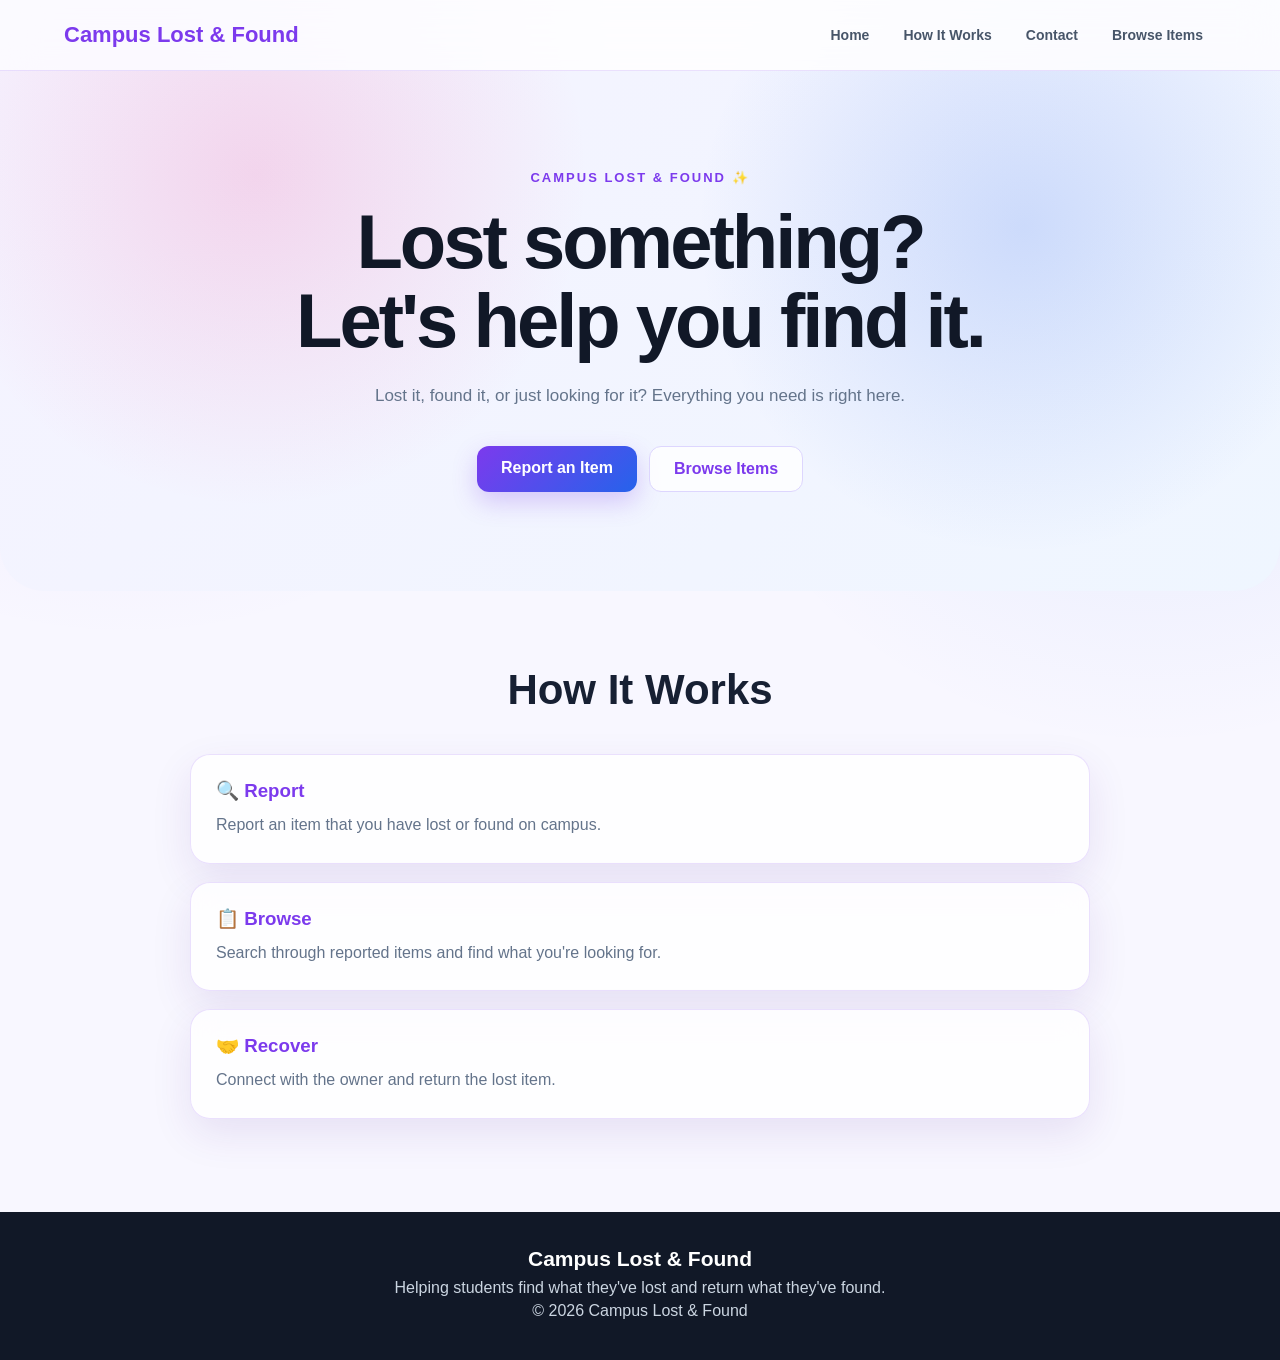
<file: index.html>
<!DOCTYPE html>
<html lang="en">
<head>
    <meta charset="UTF-8">
    <meta name="viewport" content="width=device-width, initial-scale=1.0">
    <meta name="google-site-verification" content="Tkb0hqv7iY-B6mltwNW8WaYZMcqaUPqczk2SW7dm0aY" />
    <title>Campus Lost & Found</title>
    <link rel="stylesheet" href="style.css">
</head>
<body>
    <nav>
        <h1>Campus Lost & Found</h1>
        <div class="nav-links">
            <a href="index.html">Home</a>
            <a href="how-it-works.html">How It Works</a>
            <a href="contact.html">Contact</a>
            <a href="browse-items.html">Browse Items</a>
        </div>
    </nav>
    <section class="hero">
        <p class="hero-tag">CAMPUS LOST & FOUND ✨</p>
        <h2>Lost something?<br>Let's help you find it.</h2>
        <p>Lost it, found it, or just looking for it?
            Everything you need is right here.
        </p>
        <div class="hero-buttons">
            <a href="report-item.html" class="report-btn">Report an Item</a>
            <a href="browse-items.html" class="browse-btn">Browse Items</a>
        </div>
    </section>
    <section class="steps">
        <h2>How It Works</h2>
        <div class="steps-list">
            <div>
            <h3>🔍 Report</h3>
            <p>Report an item that you have lost or found on campus.</p>
        </div>
        <div>
            <h3>📋 Browse</h3>
            <p>Search through reported items and find what you're looking for.</p>
        </div>
        <div>
            <h3>🤝 Recover</h3>
            <p>Connect with the owner and return the lost item.</p>
        </div>
        </div>
    </section>
    <footer>
        <h3>Campus Lost & Found</h3>
        <p>Helping students find what they've lost and return what they've found.</p>
        <p>© 2026 Campus Lost & Found</p>
    </footer>
    <script src="script.js"></script>
</body>
</html>
</file>
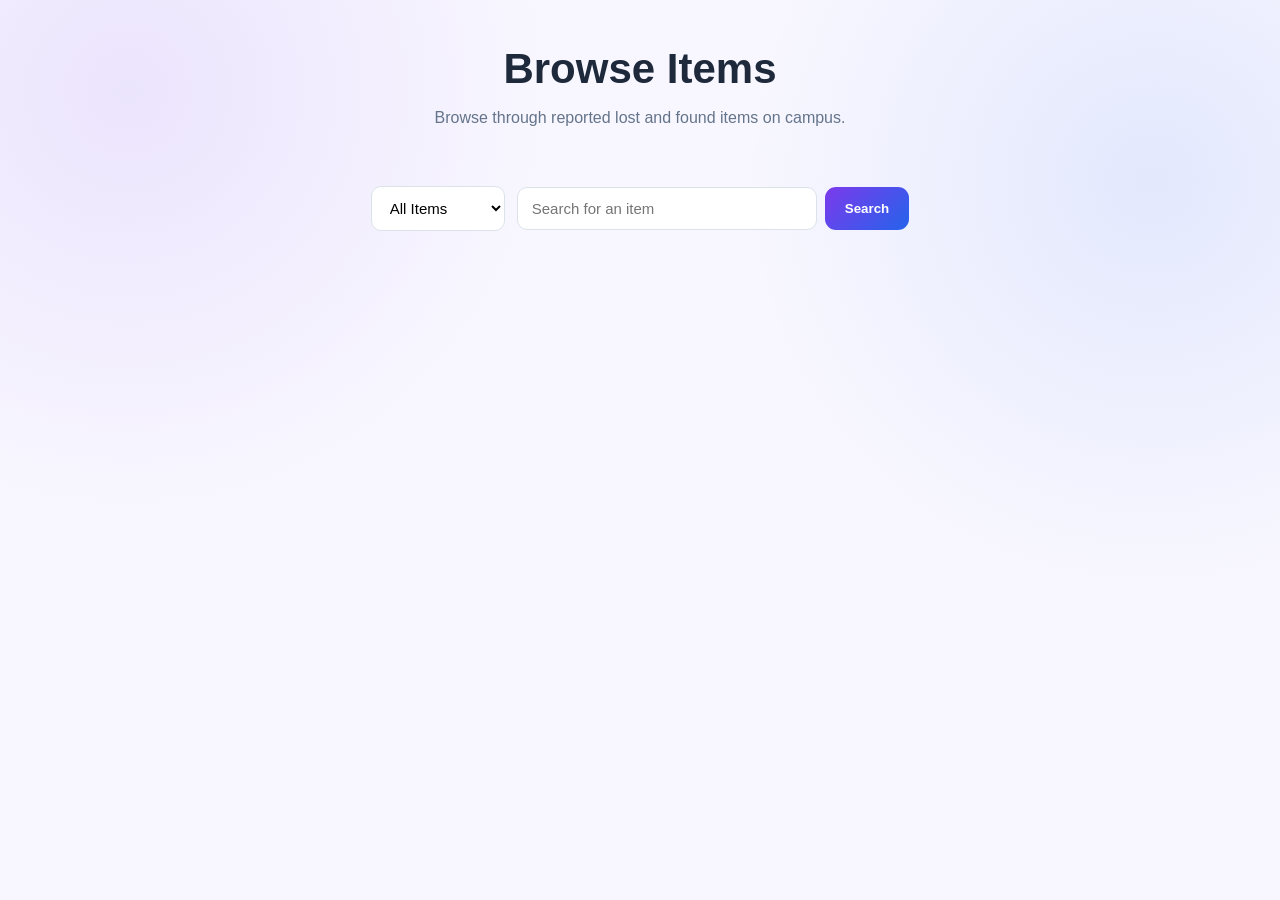
<file: browse-items.html>
<!DOCTYPE html>
<html lang="en">
<head>
    <meta charset="UTF-8">
    <meta name="viewport" content="width=device-width, initial-scale=1.0">
    <title>Browse Items - Campus Lost & Found</title>
    <link rel="stylesheet" href="style.css">
</head>
<body>
    <h2 class="form-title">Browse Items</h2>
    <p class="form-intro">
        Browse through reported lost and found items on campus.
    </p>
    <div class="browse-tools">
        <div class="filter-box">
            <select id="itemFilter">
                <option>All Items</option>
                <option>Lost Items</option>
                <option>Found Items</option>
            </select>
        </div>
        <div class="search-box">
            <input type="text" id="searchInput" placeholder="Search for an item">
            <button type="button" id="searchButton">Search</button>
        </div>
    </div>
    <div class="items-container" id="itemsContainer">

    </div>
    <script src="script.js"></script>
</body>
</html>
</file>
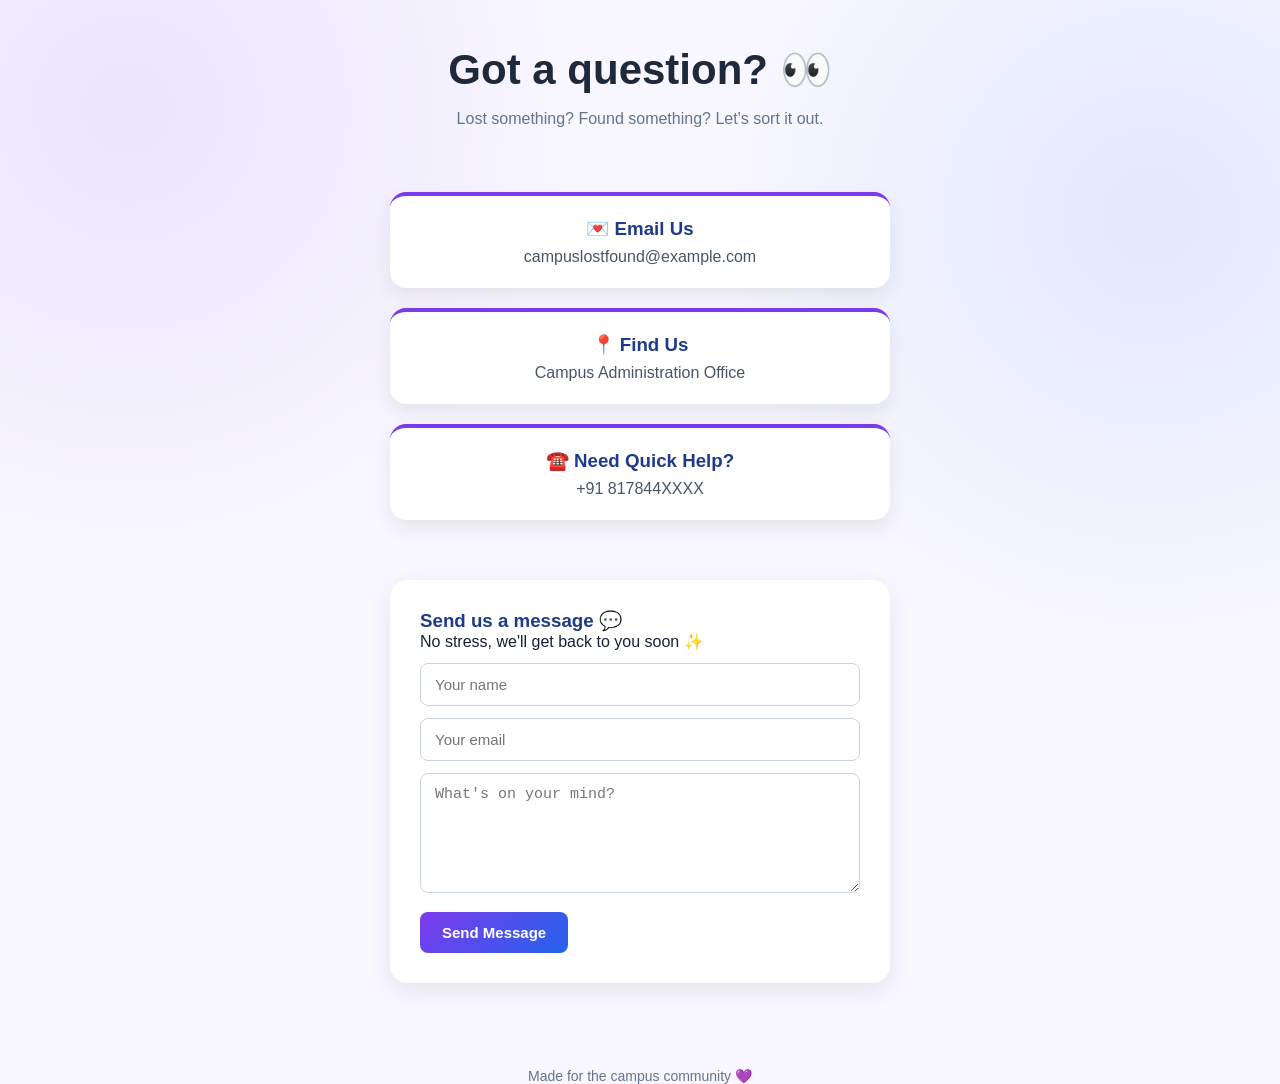
<file: contact.html>
<!DOCTYPE html>
<html lang="en">
<head>
    <meta charset="UTF-8">
    <meta name="viewport" content="width=device-width, initial-scale=1.0">
    <title>Contact - Campus Lost & Found</title>
    <link rel="stylesheet" href="style.css">
</head>

<body>

    <div class="contact-container">
        <h2 class="form-title">Got a question? 👀</h2>
        <p class="form-intro">Lost something? Found something? Let's sort it out.</p>
    </div>

    <div class="contact-cards">
        <div class="contact-card">
            <h3>💌 Email Us</h3>
            <p>campuslostfound@example.com</p>
        </div>
        <div class="contact-card">
            <h3>📍 Find Us</h3>
            <p>Campus Administration Office</p>
        </div>
        <div class="contact-card">
            <h3>☎️ Need Quick Help?</h3>
            <p>+91 817844XXXX</p>
        </div>
        <div class="message-box">
            <h3>Send us a message 💬</h3>
            <p class="contact-note">No stress, we'll get back to you soon ✨</p>
            <input type="text" placeholder="Your name">
            <input type="email" placeholder="Your email">
            <textarea placeholder="What's on your mind?"></textarea>
            <button type="button">Send Message</button>
        </div>
        <div class="contact-footer">
            <p>Made for the campus community 💜</p>
        </div>
    </div>
    <script src="script.js"></script>
</body>
</html>
</file>
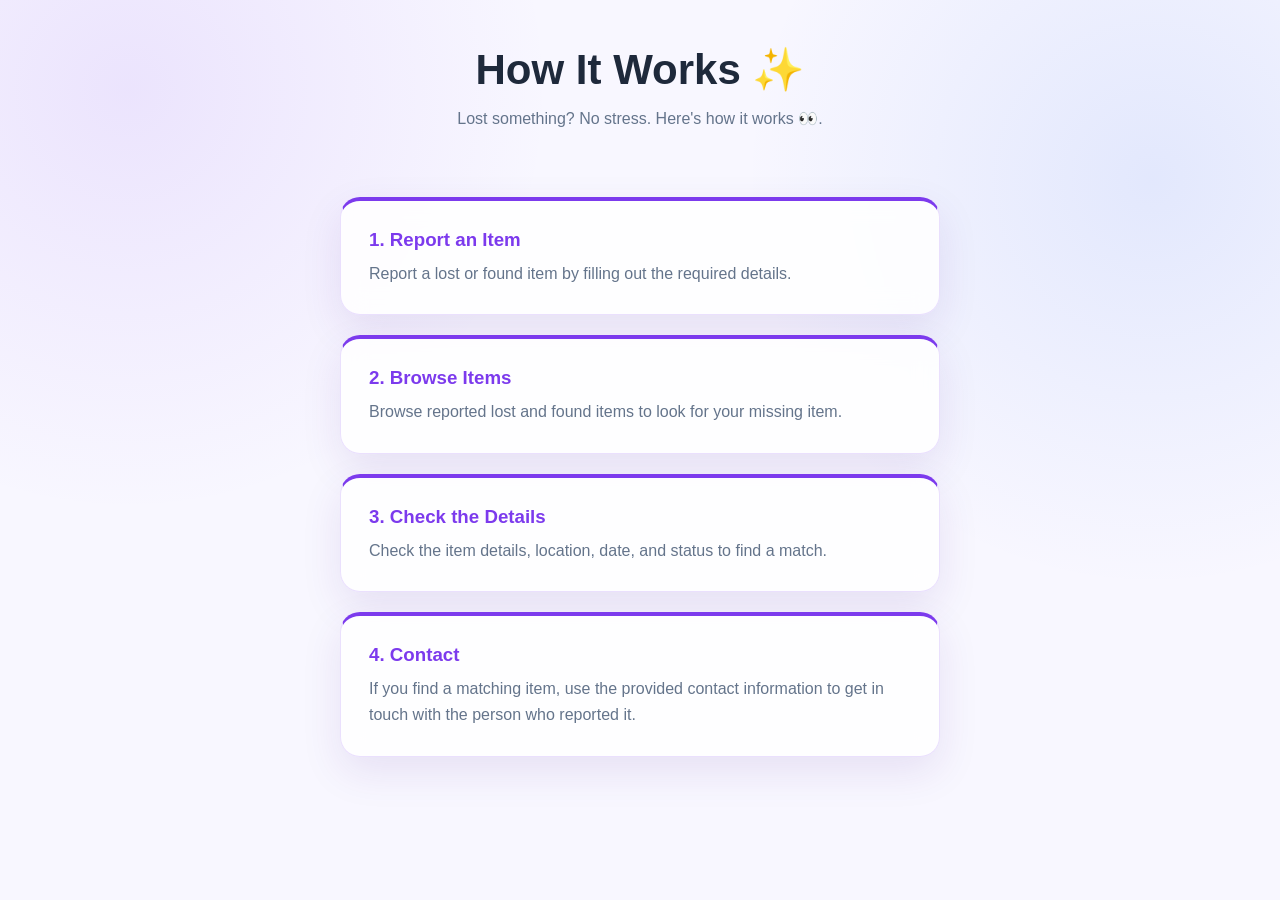
<file: how-it-works.html>
<!DOCTYPE html>
<html lang="en">
<head>
    <meta charset="UTF-8">
    <meta name="viewport" content="width=device-width, initial-scale=1.0">
    <title>How It Works - Campus Lost & Found</title>
    <link rel="stylesheet" href="style.css">
</head>
<body>
    <h2 class="form-title">How It Works ✨</h2>
    <p class="form-intro">
        Lost something? No stress. Here's how it works 👀.
    </p>
    <div class="steps-container">
        <div class="step-card">
            <h3>1. Report an Item</h3>
            <p>Report a lost or found item by filling out the required details.</p>
        </div>
        <div class="step-card">
            <h3>2. Browse Items</h3>
            <p>Browse reported lost and found items to look for your missing item.</p>
        </div>
        <div class="step-card">
            <h3>3. Check the Details</h3>
            <p>Check the item details, location, date, and status to find a match.</p>
        </div>
        <div class="step-card">
            <h3>4. Contact</h3>
            <p>If you find a matching item, use the provided contact information to get in touch with the person who reported it.</p>
        </div>
    </div>
    <script src="script.js"></script>
</body>
</html>
</file>
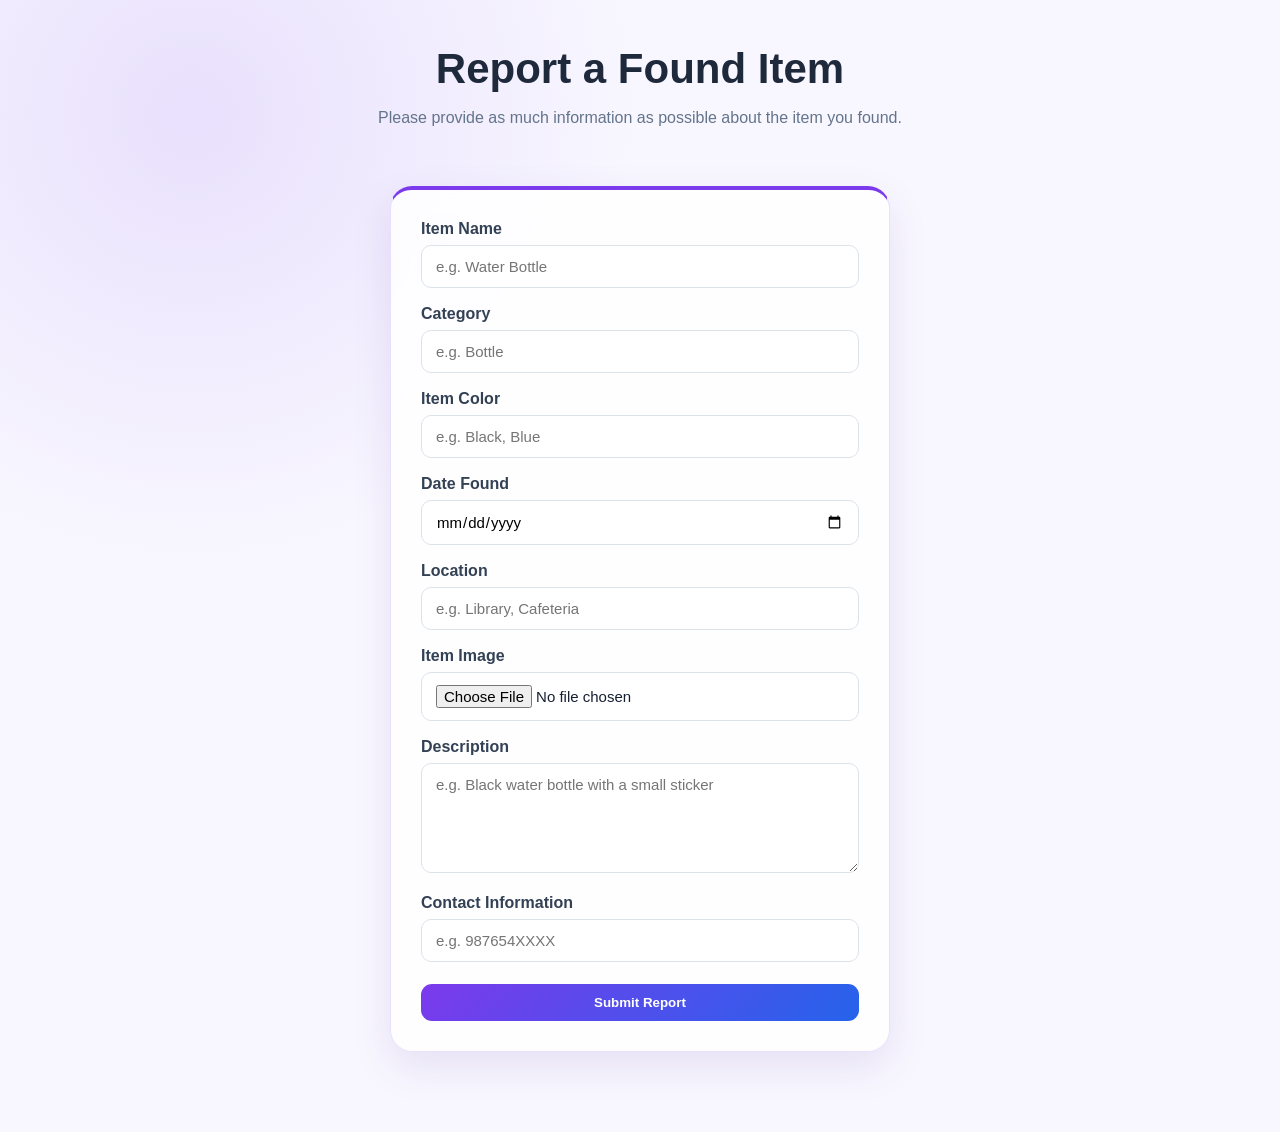
<file: report-found.html>
<!DOCTYPE html>
<html lang="en">
<head>
    <meta charset="UTF-8">
    <meta name="viewport" content="width=device-width, initial-scale=1.0">
    <title>Report Found Item - Campus Lost & Found</title>
    <link rel="stylesheet" href="style.css">
</head>
<body class="report-page">
    <h2 class="form-title">Report a Found Item</h2>
    <p class="form-intro">
        Please provide as much information as possible about the item you found.
    </p>
    <form class="found-form">
        <div>
            <label>Item Name</label>
            <input type="text" placeholder="e.g. Water Bottle" required>
        </div>
        <div>
            <label>Category</label>
            <input type="text" placeholder="e.g. Bottle" required>
        </div>

        <div>
            <label>Item Color</label>
            <input type="text" placeholder="e.g. Black, Blue" required>
        </div>

        <div>
            <label>Date Found</label>
            <input type="date" required>
        </div>

        <div>
            <label>Location</label>
            <input type="text" placeholder="e.g. Library, Cafeteria" required>
        </div>

        <div>
            <label>Item Image</label>
            <input type="file" id="foundItemImage" accept="image/*" required>
        </div>
        
        <div>
            <label>Description</label>
            <textarea placeholder="e.g. Black water bottle with a small sticker" required></textarea>
        </div>
        <div>
            <label>Contact Information</label>
            <input type="text" placeholder="e.g. 987654XXXX" required>
        </div>
        <button type="submit">Submit Report</button>
    </form>
    <script src="script.js"></script>
</body>
</html>
</file>
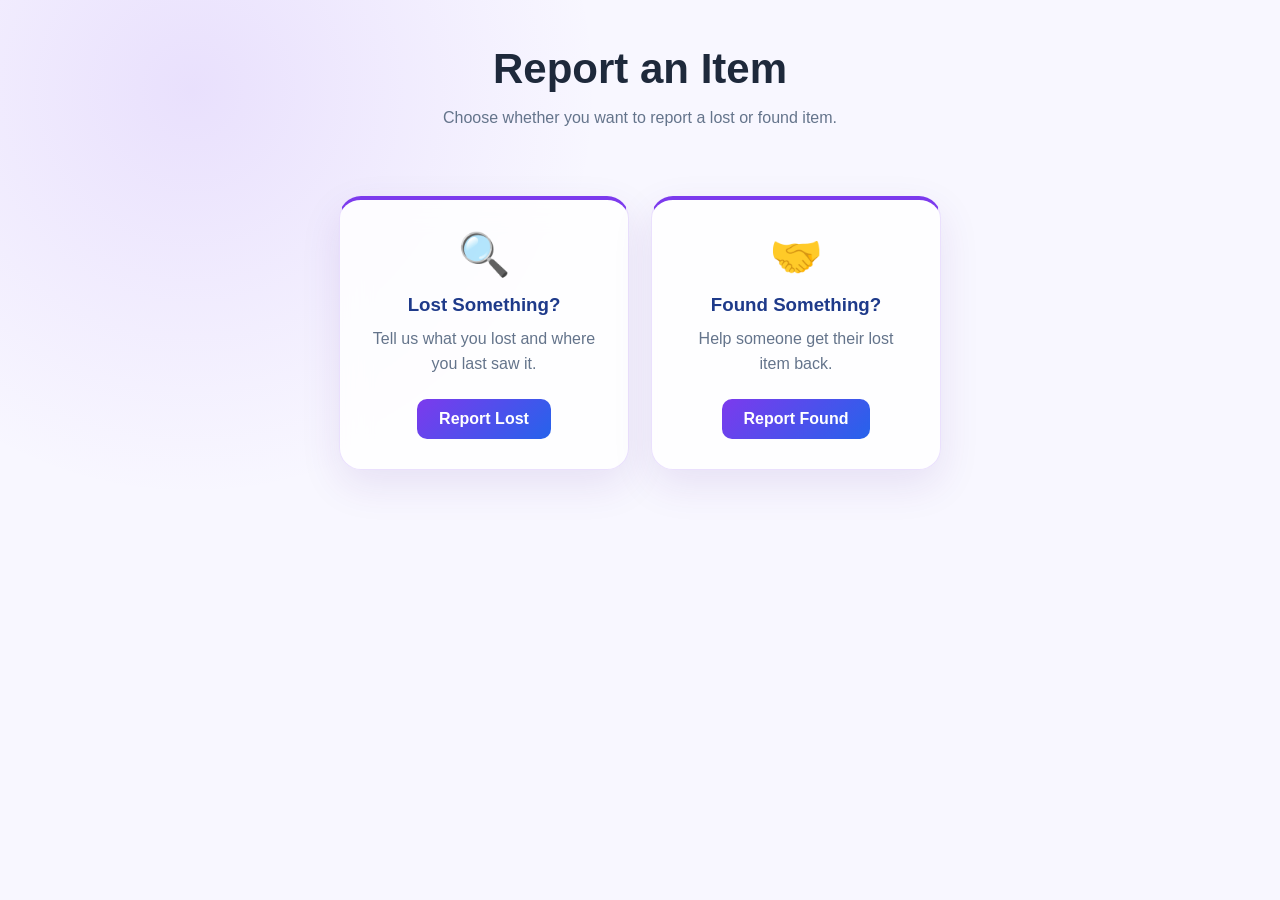
<file: report-item.html>
<!DOCTYPE html>
<html lang="en">
<head>
    <meta charset="UTF-8">
    <meta name="viewport" content="width=device-width, initial-scale=1.0">
    <title>Report an Item - Campus Lost & Found</title>
    <link rel="stylesheet" href="style.css">
</head>
<body class="report-page">
    <h2 class="form-title">Report an Item</h2>
    <p class="form-intro">
        Choose whether you want to report a lost or found item.
    </p>
    <div class="report-options">
        <div class="report-card">
            <div class="report-icon">🔍</div>
            <h3>Lost Something?</h3>
            <p>Tell us what you lost and where you last saw it.</p>
            <a href="report-lost.html">Report Lost</a>
        </div>
        <div class="report-card">
            <div class="report-icon">🤝</div>
            <h3>Found Something?</h3>
            <p>Help someone get their lost item back.</p>
            <a href="report-found.html">Report Found</a>
        </div>
    </div>
    <script src="script.js"></script>
</body>
</html>
</file>
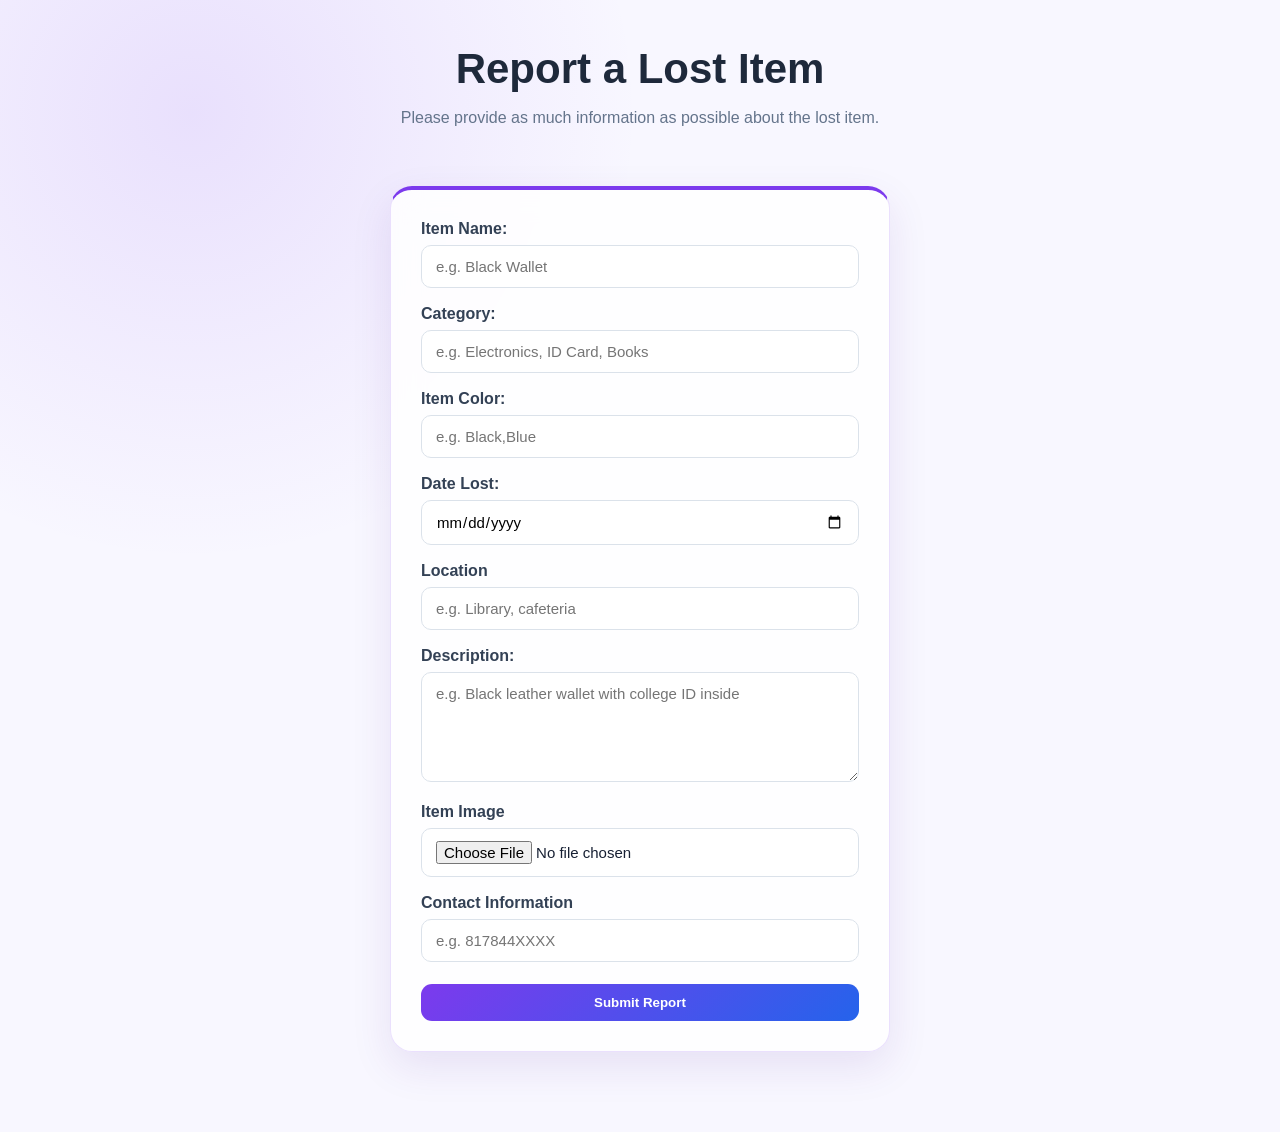
<file: report-lost.html>
<!DOCTYPE html>
        <html lang="en">
        <head>
            <meta charset="UTF-8">
            <meta name="viewport" content="width=device-width, initial-scale=1.0">
            <title>Report Lost Item - Campus Lost & Found</title>
            <link rel="stylesheet" href="style.css">
        </head>
        <body class="report-page">
            <h2 class="form-title">Report a Lost Item</h2>
            <p class="form-intro">
                Please provide as much information as possible about the lost item.
            </p>
            <form class="lost-form">
                <div>
                    <label>Item Name:</label>
                    <input type="text" placeholder="e.g. Black Wallet" required>
                </div>

                <div>
                    <label>Category:</label>
                    <input type="text" placeholder="e.g. Electronics, ID Card, Books" required>
                </div>

                <div>
                    <label>Item Color:</label>
                    <input type="text" placeholder="e.g. Black,Blue" required>
                </div>

                <div>
                    <label>Date Lost:</label>
                    <input type="date" required>
                </div>

                <div>
                    <label>Location</label>
                    <input type="text" placeholder="e.g. Library, cafeteria" required>
                </div>

                <div>
                    <label>Description:</label>
                    <textarea placeholder="e.g. Black leather wallet with college ID inside" required></textarea>
                </div>

                <div>
                    <label>Item Image</label>
                    <input type="file" id="itemImage" accept="image/*" required>
                </div>

                <div>
                    <label>Contact Information</label>
                    <input type="text" placeholder="e.g. 817844XXXX" required>
                </div>

                <button type="submit">Submit Report</button>
            </form>
            <script src="script.js"></script>
        </body>
        </html>
</file>
<file: style.css>
/* =========================
   RESET & VARIABLES
========================= */

* {
    margin: 0;
    padding: 0;
    box-sizing: border-box;
}

:root {
    --primary: #7c3aed;
    --primary-dark: #5b21b6;
    --blue: #2563eb;
    --pink: #ec4899;
    --text: #172033;
    --muted: #64748b;
    --bg: #f8f7ff;
    --card: rgba(255, 255, 255, 0.82);
    --border: rgba(124, 58, 237, 0.15);
    --shadow: 0 15px 40px rgba(76, 29, 149, 0.10);
}

html {
    scroll-behavior: smooth;
}

body {
    font-family: "DM Sans", sans-serif;
    color: var(--text);
    background:
        radial-gradient(circle at 10% 10%, rgba(124, 58, 237, 0.10), transparent 30%),
        radial-gradient(circle at 90% 20%, rgba(37, 99, 235, 0.10), transparent 30%),
        var(--bg);
    min-height: 100vh;
    display: flex;
    flex-direction: column;
}

h1,
h2,
h3 {
    font-family: "Space Grotesk", sans-serif;
}

a {
    color: inherit;
}

/* =========================
   NAVBAR
========================= */

nav {
    width: 100%;
    display: flex;
    align-items: center;
    justify-content: space-between;
    gap: 20px;
    padding: 18px 5%;
    background: rgba(255, 255, 255, 0.75);
    backdrop-filter: blur(18px);
    -webkit-backdrop-filter: blur(18px);
    border-bottom: 1px solid var(--border);
    position: sticky;
    top: 0;
    z-index: 1000;
}

nav h1 {
    color: var(--primary);
    font-size: 22px;
    white-space: nowrap;
}

.nav-links {
    display: flex;
    align-items: center;
    justify-content: center;
    gap: 8px;
    margin-left: 0;
}

.nav-links a {
    color: #475569;
    text-decoration: none;
    padding: 9px 13px;
    border-radius: 10px;
    font-weight: 600;
    font-size: 14px;
    transition: 0.25s ease;
}

.nav-links a:hover {
    color: var(--primary);
    background: #f3e8ff;
    transform: translateY(-2px);
}

/* =========================
   HERO
========================= */

.hero {
    min-height: 520px;
    padding: 80px 20px;
    text-align: center;
    background:
        radial-gradient(circle at 20% 20%, rgba(236, 72, 153, 0.18), transparent 30%),
        radial-gradient(circle at 80% 30%, rgba(37, 99, 235, 0.18), transparent 30%),
        linear-gradient(135deg, #f5f3ff, #eff6ff);
    border-radius: 0 0 45px 45px;
    display: flex;
    flex-direction: column;
    justify-content: center;
    align-items: center;
}

.hero-tag {
    color: var(--primary);
    font-size: 13px;
    font-weight: 700;
    letter-spacing: 2px;
    margin-bottom: 18px;
}

.hero h2 {
    max-width: 850px;
    font-size: clamp(42px, 7vw, 76px);
    line-height: 1.03;
    letter-spacing: -3px;
    color: #111827;
    margin-bottom: 22px;
}

.hero p:not(.hero-tag) {
    max-width: 600px;
    color: var(--muted);
    font-size: 17px;
    line-height: 1.7;
    margin-bottom: 25px;
}

.hero-buttons {
    display: flex;
    gap: 12px;
    justify-content: center;
    flex-wrap: wrap;
    margin-top: 10px;
}

.report-btn,
.browse-btn {
    display: inline-block;
    padding: 13px 24px;
    border-radius: 12px;
    text-decoration: none;
    font-weight: 700;
    transition: 0.25s ease;
}

.report-btn {
    background: linear-gradient(135deg, var(--primary), var(--blue));
    color: white;
    box-shadow: 0 10px 25px rgba(124, 58, 237, 0.25);
}

.browse-btn {
    background: rgba(255, 255, 255, 0.8);
    color: var(--primary);
    border: 1px solid #ddd6fe;
}

.report-btn:hover,
.browse-btn:hover {
    transform: translateY(-3px);
}

.report-btn:hover {
    box-shadow: 0 15px 30px rgba(124, 58, 237, 0.35);
}

/* =========================
   BUTTONS
========================= */

button {
    border: none;
    background: linear-gradient(135deg, var(--primary), var(--blue));
    color: white;
    font-family: inherit;
    font-weight: 700;
    padding: 11px 20px;
    border-radius: 11px;
    cursor: pointer;
    transition: 0.25s ease;
}

button:hover {
    transform: translateY(-2px);
    box-shadow: 0 10px 20px rgba(124, 58, 237, 0.25);
}

/* =========================
   HOW IT WORKS - HOME
========================= */

.steps {
    padding: 75px 20px;
}

.steps h2 {
    text-align: center;
    margin-bottom: 40px;
    font-size: clamp(30px, 5vw, 42px);
}

.steps-list {
    max-width: 900px;
    margin: auto;
}

.steps-list div {
    background: var(--card);
    backdrop-filter: blur(15px);
    border: 1px solid var(--border);
    border-radius: 20px;
    box-shadow: var(--shadow);
    padding: 25px;
    margin-bottom: 18px;
    transition: 0.25s ease;
}

.steps-list div:hover {
    transform: translateY(-5px);
}

.steps-list h3 {
    margin-bottom: 10px;
    color: var(--primary);
}

.steps-list p {
    color: var(--muted);
    line-height: 1.6;
}

/* =========================
   FOOTER
========================= */

footer {
    margin-top: auto;
    background: #111827;
    color: white;
    padding: 35px 20px;
    text-align: center;
}

footer h3 {
    font-size: 21px;
    margin-bottom: 8px;
}

footer p {
    color: #cbd5e1;
    margin: 5px 0;
}

/* =========================
   FORM PAGES
========================= */

.report-page {
    background:
        radial-gradient(circle at 15% 10%, rgba(124, 58, 237, 0.12), transparent 30%),
        #f8f7ff;
    padding-bottom: 50px;
}

.form-title {
    text-align: center;
    color: #1e293b;
    font-size: clamp(30px, 5vw, 42px);
    padding: 45px 20px 0;
}

.form-intro {
    text-align: center;
    color: var(--muted);
    margin: 12px auto 25px;
    padding: 0 20px;
    line-height: 1.6;
}

form {
    width: 500px;
    max-width: calc(100% - 30px);
    margin: 30px auto;
    background: rgba(255, 255, 255, 0.85);
    backdrop-filter: blur(15px);
    padding: 30px;
    border-radius: 22px;
    box-shadow: var(--shadow);
    border: 1px solid var(--border);
    border-top: 4px solid var(--primary);
}

form div {
    margin-bottom: 17px;
}

form label {
    display: block;
    margin-bottom: 7px;
    font-weight: 600;
    color: #334155;
}

form input,
form textarea {
    width: 100%;
    padding: 12px 14px;
    border-radius: 10px;
    border: 1px solid #dbe2ea;
    background: white;
    font-family: inherit;
    font-size: 15px;
    outline: none;
    transition: 0.2s ease;
}

form input:focus,
form textarea:focus {
    border-color: var(--primary);
    box-shadow: 0 0 0 4px rgba(124, 58, 237, 0.10);
}

form textarea {
    min-height: 110px;
    resize: vertical;
}

form button {
    width: 100%;
    margin-top: 5px;
}

/* =========================
   REPORT OPTIONS
========================= */

.report-options {
    display: flex;
    justify-content: center;
    align-items: stretch;
    gap: 22px;
    flex-wrap: wrap;
    margin: 40px auto;
    padding: 0 20px;
}

.report-card {
    background: rgba(255, 255, 255, 0.82);
    backdrop-filter: blur(15px);
    width: 290px;
    padding: 30px;
    border-radius: 22px;
    border: 1px solid var(--border);
    border-top: 4px solid var(--primary);
    text-align: center;
    box-shadow: var(--shadow);
    transition: 0.3s ease;
}

.report-card:hover {
    transform: translateY(-8px) rotate(-1deg);
}

.report-icon {
    font-size: 42px;
    margin-bottom: 15px;
}

.report-card h3 {
    margin-bottom: 10px;
    color: #1e3a8a;
}

.report-card p {
    margin-bottom: 22px;
    color: var(--muted);
    line-height: 1.6;
}

.report-card a {
    display: inline-block;
    padding: 11px 22px;
    background: linear-gradient(135deg, var(--primary), var(--blue));
    color: white;
    text-decoration: none;
    border-radius: 10px;
    font-weight: 700;
}

/* =========================
   BROWSE ITEMS
========================= */

.browse-tools {
    display: flex;
    justify-content: center;
    align-items: center;
    gap: 12px;
    flex-wrap: wrap;
    margin: 30px 20px 40px;
}

.filter-box,
.search-box {
    margin: 0;
}

.filter-box select,
.search-box input {
    padding: 12px 14px;
    border: 1px solid #dbe2ea;
    border-radius: 10px;
    background: white;
    font-family: inherit;
    font-size: 15px;
    outline: none;
}

.search-box {
    display: flex;
    gap: 8px;
}

.search-box input {
    width: min(300px, 60vw);
}

.items-container {
    display: grid;
    grid-template-columns: repeat(3, minmax(0, 1fr));
    gap: 25px;
    width: 90%;
    max-width: 1200px;
    margin: 30px auto;
    padding-bottom: 50px;
}

.item-card {
    background: rgba(255, 255, 255, 0.88);
    backdrop-filter: blur(12px);
    padding: 22px;
    border-radius: 18px;
    border: 1px solid var(--border);
    box-shadow: var(--shadow);
    transition: 0.25s ease;
}

.item-image {
    width: 100%;
    height: 200px;
    object-fit: cover;
    border-radius: 10px;
    display: block;
    margin-bottom: 15px;
}

.item-card:hover {
    transform: translateY(-6px);
}

.item-card h3 {
    margin-bottom: 12px;
    color: #1e3a8a;
}

.item-card p {
    margin: 8px 0;
    color: var(--muted);
}

.lost-status {
    color: #dc2626;
    font-weight: 700;
}

.found-status {
    color: #16a34a;
    font-weight: 700;
}

.view-btn {
    display: inline-block;
    margin-top: 12px;
    padding: 9px 16px;
    background: #111827;
    color: white;
    text-decoration: none;
    border-radius: 9px;
    font-weight: 600;
}

/* =========================
   HOW IT WORKS PAGE
========================= */

.steps-container {
    display: flex;
    flex-direction: column;
    align-items: center;
    gap: 20px;
    margin: 40px 20px 60px;
}

.step-card {
    background: rgba(255, 255, 255, 0.85);
    backdrop-filter: blur(12px);
    padding: 28px;
    width: min(600px, 100%);
    border-radius: 20px;
    border: 1px solid var(--border);
    border-top: 4px solid var(--primary);
    box-shadow: var(--shadow);
    transition: 0.25s ease;
}

.step-card:hover {
    transform: translateY(-5px);
}

.step-card h3 {
    margin-bottom: 10px;
    color: var(--primary);
}

.step-card p {
    color: var(--muted);
    line-height: 1.6;
}


/* =========================
   CONTACT
========================= */

.contact-cards {
    display: flex;
    flex-direction: column;
    align-items: center;
    gap: 20px;
    margin-top: 35px;
    padding: 0 20px;
}

.contact-card {
    width: 500px;
    max-width: 100%;
    background: white;
    padding: 22px 25px;
    border-radius: 16px;
    border-top: 4px solid #7c3aed;
    box-shadow: 0 8px 20px rgba(0, 0, 0, 0.08);
    transition: 0.3s;
    text-align: center;
}

.contact-card:hover {
    transform: translateY(-5px);
    box-shadow: 0 12px 25px rgba(0, 0, 0, 0.12);
}

.contact-card h3 {
    margin-top: 0;
    margin-bottom: 8px;
    color: #1e3a8a;
}

.contact-card p {
    color: #475569;
}

.message-box {
    width: 500px;
    max-width: calc(100% - 40px);
    margin: 40px auto;
    padding: 30px;
    background: white;
    border-radius: 18px;
    box-shadow: 0 8px 25px rgba(0, 0, 0, 0.08);
}

.message-box h3 {
    margin-top: 0;
    color: #1e3a8a;
}

.message-box input,
.message-box textarea {
    width: 100%;
    padding: 12px 14px;
    margin-top: 12px;
    border: 1px solid #cbd5e1;
    border-radius: 8px;
    font-size: 15px;
    box-sizing: border-box;
    outline: none;
}

.message-box textarea {
    height: 120px;
    resize: vertical;
}

.message-box button {
    margin-top: 15px;
    padding: 12px 22px;
    border: none;
    border-radius: 8px;
    background-color: #7c3aed;
    color: white;
    font-size: 15px;
    cursor: pointer;
    transition: 0.3s;
}

.message-box button:hover {
    background-color: #6d28d9;
    transform: translateY(-2px);
}

.contact-footer {
    width: 100%;
    text-align: center;
    color: #64748b;
    font-size: 14px;
    margin: 25px auto 0;
}

/* =========================
   MOBILE
========================= */

@media (max-width: 700px) {

    nav {
        flex-direction: column;
        padding: 16px 15px;
        gap: 10px;
    }

    nav h1 {
        font-size: 20px;
    }

    .nav-links {
        width: 100%;
        flex-wrap: wrap;
        gap: 3px;
    }

    .nav-links a {
        font-size: 13px;
        padding: 8px 9px;
    }

    .hero {
        min-height: 500px;
        padding: 60px 18px;
        border-radius: 0 0 30px 30px;
    }

    .hero h2 {
        font-size: clamp(40px, 12vw, 60px);
        letter-spacing: -2px;
    }

    .hero p:not(.hero-tag) {
        font-size: 15px;
    }

    .hero-buttons {
        width: 100%;
        flex-direction: column;
        align-items: center;
    }

    .report-btn,
    .browse-btn {
        width: min(300px, 100%);
    }

    form {
        padding: 22px;
    }

    .browse-tools {
        flex-direction: column;
    }

    .search-box {
        width: 100%;
        justify-content: center;
    }

    .search-box input {
        width: 100%;
    }

    .item-card {
        width: min(100%, 350px);
    }

    .contact-card {
        width: min(100%, 350px);
    }
}

@media (max-width: 400px) {

    .nav-links a {
        font-size: 12px;
        padding: 7px 6px;
    }

    .hero h2 {
        font-size: 38px;
    }

    .form-title {
        font-size: 30px;
    }
}
</file>
